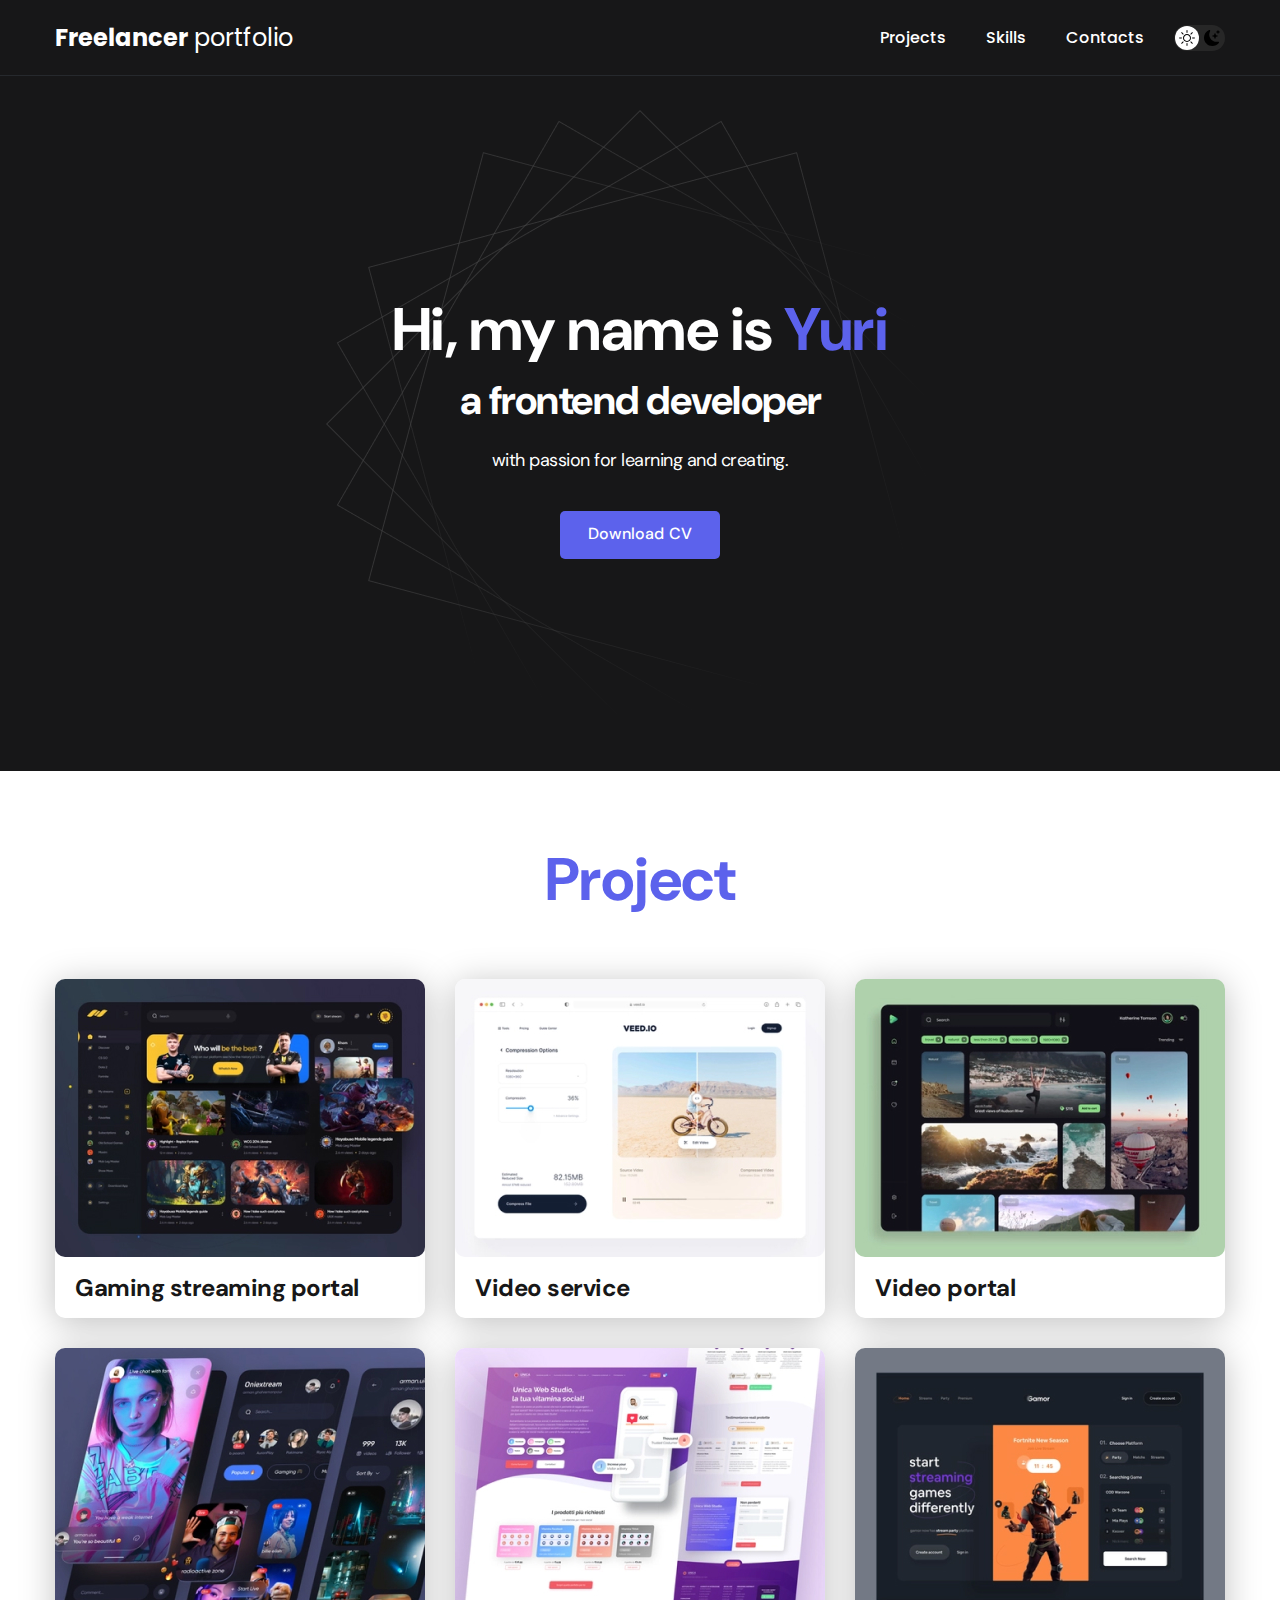
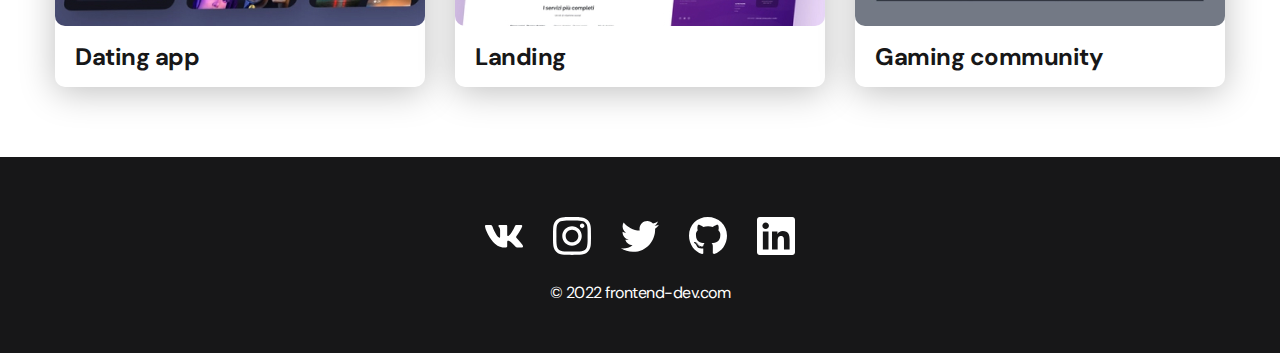
<file: index.html>
<!DOCTYPE html>
<html lang="en">
	<head>
		<meta charset="UTF-8" />
		<meta name="viewport" content="width=device-width, initial-scale=1.0" />
		<title>Freelancer portfolio</title>
		<link rel="stylesheet" href="css/main.css" />
	</head>

	<body>
		<nav class="nav">
			<div class="container">
				<div class="nav-row">
					<a href="./index.html" class="logo"
						><strong>Freelancer</strong> portfolio</a
					>

					<button class="dark-mode-btn">
						<img
							src="./img/icons/sun.svg"
							alt="Light mode"
							class="dark-mode-btn__icon"
						/>
						<img
							src="./img/icons/moon.svg"
							alt="Dark mode"
							class="dark-mode-btn__icon"
						/>
					</button>

					<ul class="nav-list">
						<li class="nav-list__item">
							<a href="./project-page.html" class="nav-list__link">Projects</a>
						</li>
						<li class="nav-list__item">
							<a href="./skills.html" class="nav-list__link">Skills</a>
						</li>
						<li class="nav-list__item">
							<a href="./contacts.html" class="nav-list__link">Contacts</a>
						</li>
					</ul>
				</div>
			</div>
		</nav>

		<header class="header">
			<div class="header__wrapper">
				<h1 class="header__title">
					<strong>Hi, my name is <em>Yuri</em></strong
					><br />
					a frontend developer
				</h1>
				<div class="header__text">
					<p>with passion for learning and creating.</p>
				</div>
				<a href="#!" class="btn">Download CV</a>
			</div>
		</header>

		<main class="section">
			<div class="container">
				<h2 class="title-1">Project</h2>
				<ul class="projects">
					<li class="project">
						<a href="./project-page.html">
							<img
								class="project-img"
								src="./img/projects/01.jpg"
								alt="Project img"
							/>
							<h3 class="project-title">Gaming streaming portal</h3>
						</a>
					</li>
					<li class="project">
						<a href="./project-page.html">
							<img
								class="project-img"
								src="./img/projects/02.jpg"
								alt="Project img"
							/>
							<h3 class="project-title">Video service</h3>
						</a>
					</li>
					<li class="project">
						<a href="./project-page.html">
							<img
								class="project-img"
								src="./img/projects/03.jpg"
								alt="Project img"
							/>
							<h3 class="project-title">Video portal</h3>
						</a>
					</li>
					<li class="project">
						<a href="./project-page.html">
							<img
								class="project-img"
								src="./img/projects/04.jpg"
								alt="Project img"
							/>
							<h3 class="project-title">Dating app</h3>
						</a>
					</li>
					<li class="project">
						<a href="./project-page.html">
							<img
								class="project-img"
								src="./img/projects/05.jpg"
								alt="Project img"
							/>
							<h3 class="project-title">Landing</h3>
						</a>
					</li>
					<li class="project">
						<a href="./project-page.html">
							<img
								class="project-img"
								src="./img/projects/06.jpg"
								alt="Project img"
							/>
							<h3 class="project-title">Gaming community</h3>
						</a>
					</li>
				</ul>
			</div>
		</main>

		<footer class="footer">
			<div class="container">
				<div class="footer__wrapper">
					<ul class="social">
						<li class="social__item">
							<a href="#!"><img src="./img/icons/vk.svg" alt="" /></a>
						</li>
						<li class="social__item">
							<a href="#!"><img src="./img/icons/instagram.svg" alt="" /></a>
						</li>
						<li class="social__item">
							<a href="#!"><img src="./img/icons/twitter.svg" alt="" /></a>
						</li>
						<li class="social__item">
							<a href="#!"><img src="./img/icons/gitHub.svg" alt="" /></a>
						</li>
						<li class="social__item">
							<a href="#!"><img src="./img/icons/linkedIn.svg" alt="" /></a>
						</li>
					</ul>
					<div class="copyright">
						<p>© 2022 frontend-dev.com</p>
					</div>
				</div>
			</div>
		</footer>

		<script src="js/main.js"></script>
	</body>
</html>
</file>
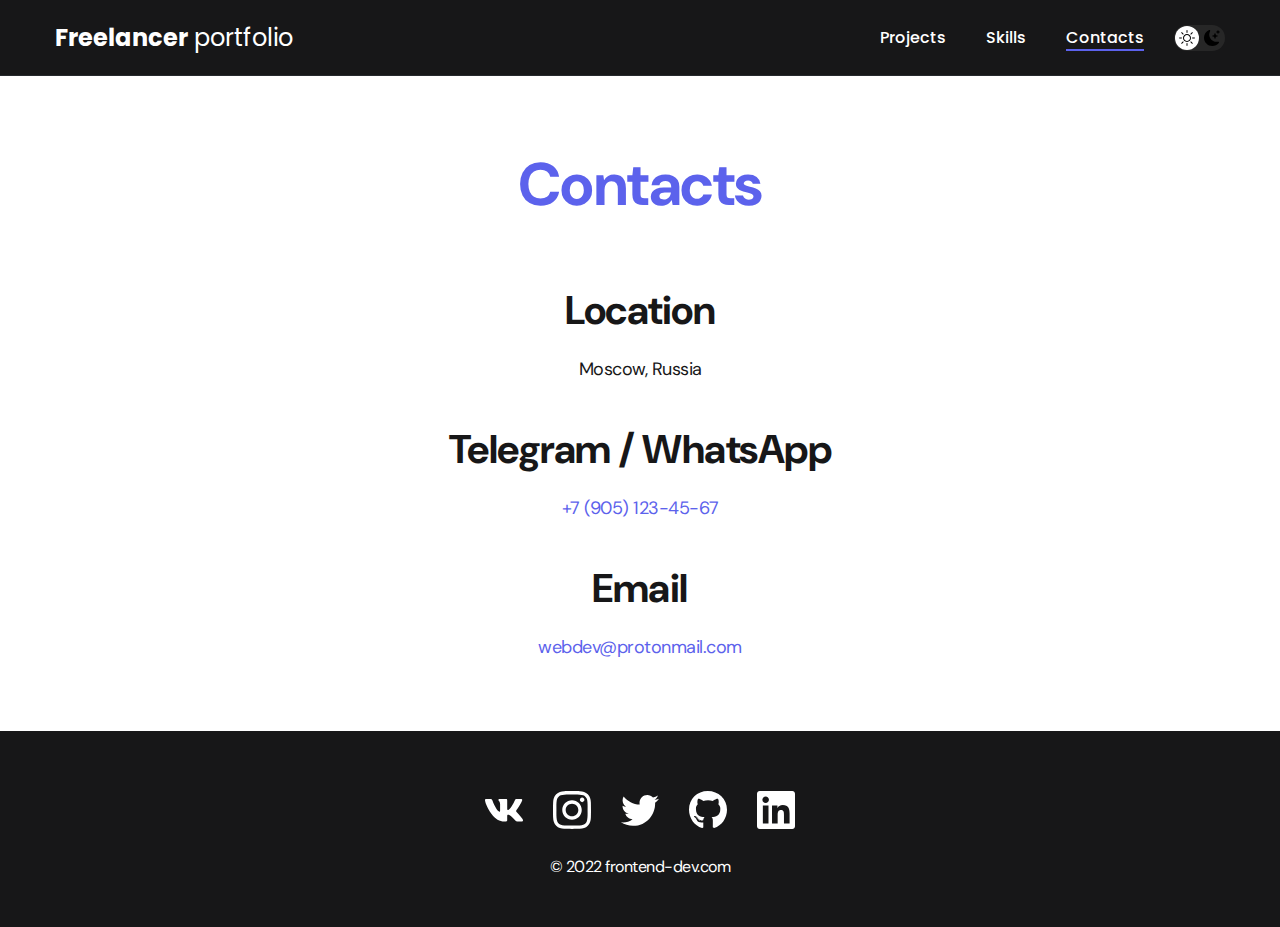
<file: contacts.html>
<!DOCTYPE html>
<html lang="en">
	<head>
		<meta charset="UTF-8" />
		<meta name="viewport" content="width=device-width, initial-scale=1.0" />
		<title>Freelancer portfolio</title>
		<link rel="stylesheet" href="css/main.css" />
	</head>

	<body>
		<nav class="nav">
			<div class="container">
				<div class="nav-row">
					<a href="./index.html" class="logo"
						><strong>Freelancer</strong> portfolio</a
					>

					<button class="dark-mode-btn">
						<img
							src="./img/icons/sun.svg"
							alt="Light mode"
							class="dark-mode-btn__icon"
						/>
						<img
							src="./img/icons/moon.svg"
							alt="Dark mode"
							class="dark-mode-btn__icon"
						/>
					</button>
					<ul class="nav-list">
						<li class="nav-list__item">
							<a href="./project-page.html" class="nav-list__link">Projects</a>
						</li>
						<li class="nav-list__item">
							<a href="./skills.html" class="nav-list__link">Skills</a>
						</li>
						<li class="nav-list__item">
							<a
								href="./contacts.html"
								class="nav-list__link nav-list__link--active"
								>Contacts</a
							>
						</li>
					</ul>
				</div>
			</div>
		</nav>

		<main class="section">
			<div class="container">
				<h1 class="title-1">Contacts</h1>
				<ul class="content-list">
					<li class="content-list__item">
						<h2 class="title-2">Location</h2>
						<p>Moscow, Russia</p>
					</li>
					<li class="content-list__item">
						<h2 class="title-2">Telegram / WhatsApp</h2>
						<p><a href="tel:79051234567">+7 (905) 123-45-67</a></p>
					</li>
					<li class="content-list__item">
						<h2 class="title-2">Email</h2>
						<p>
							<a href="mailto:webdev@protonmail.com">webdev@protonmail.com</a>
						</p>
					</li>
				</ul>
			</div>
		</main>

		<footer class="footer">
			<div class="container">
				<div class="footer__wrapper">
					<ul class="social">
						<li class="social__item">
							<a href="#!"><img src="./img/icons/vk.svg" alt="" /></a>
						</li>
						<li class="social__item">
							<a href="#!"><img src="./img/icons/instagram.svg" alt="" /></a>
						</li>
						<li class="social__item">
							<a href="#!"><img src="./img/icons/twitter.svg" alt="" /></a>
						</li>
						<li class="social__item">
							<a href="#!"><img src="./img/icons/gitHub.svg" alt="" /></a>
						</li>
						<li class="social__item">
							<a href="#!"><img src="./img/icons/linkedIn.svg" alt="" /></a>
						</li>
					</ul>
					<div class="copyright">
						<p>© 2022 frontend-dev.com</p>
					</div>
				</div>
			</div>
		</footer>
		<script src="js/main.js"></script>
	</body>
</html>
</file>
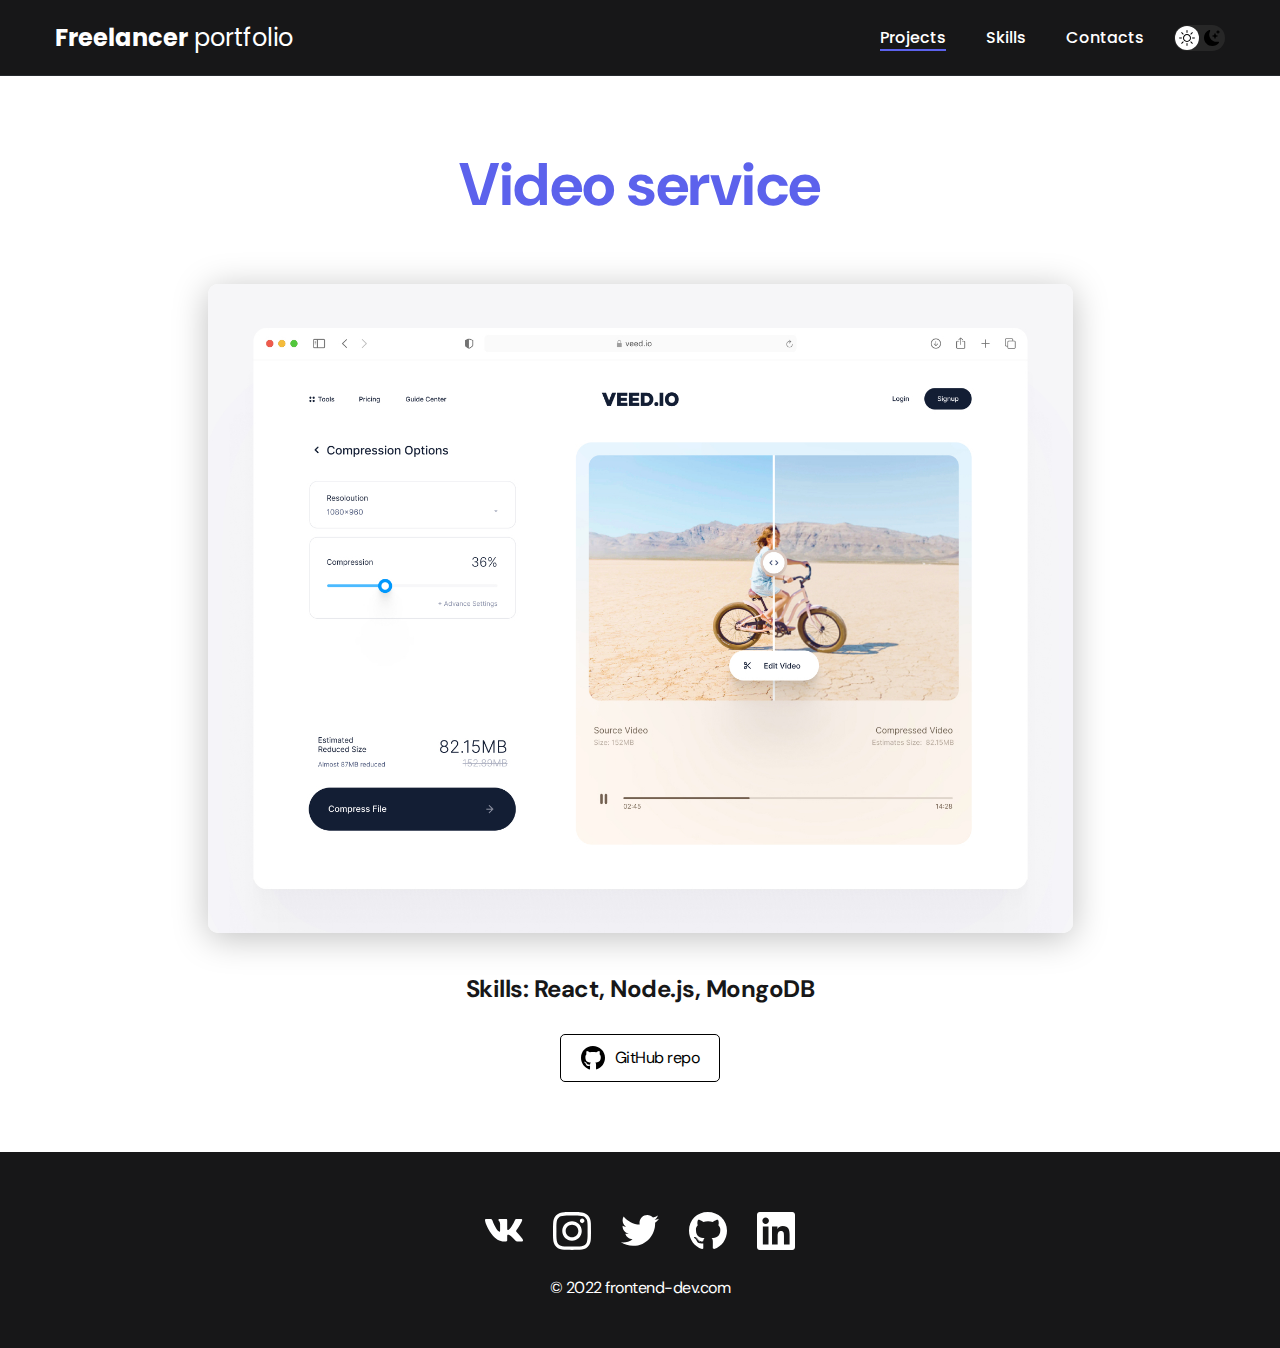
<file: project-page.html>
<!DOCTYPE html>
<html lang="en">
	<head>
		<meta charset="UTF-8" />
		<meta name="viewport" content="width=device-width, initial-scale=1.0" />
		<title>Freelancer portfolio</title>
		<link rel="stylesheet" href="css/main.css" />
	</head>

	<body>
		<nav class="nav">
			<div class="container">
				<div class="nav-row">
					<a href="./index.html" class="logo"
						><strong>Freelancer</strong> portfolio</a
					>

					<button class="dark-mode-btn">
						<img
							src="./img/icons/sun.svg"
							alt="Light mode"
							class="dark-mode-btn__icon"
						/>
						<img
							src="./img/icons/moon.svg"
							alt="Dark mode"
							class="dark-mode-btn__icon"
						/>
					</button>
					<ul class="nav-list">
						<li class="nav-list__item">
							<a
								href="./project-page.html"
								class="nav-list__link nav-list__link--active"
								>Projects</a
							>
						</li>
						<li class="nav-list__item">
							<a href="./skills.html" class="nav-list__link">Skills</a>
						</li>
						<li class="nav-list__item">
							<a href="./contacts.html" class="nav-list__link">Contacts</a>
						</li>
					</ul>
				</div>
			</div>
		</nav>

		<main class="section">
			<div class="container">
				<div class="project-details">
					<h1 class="title-1">Video service</h1>
					<img
						src="./img/projects/02-big.jpg"
						alt=""
						class="project-details__cover"
					/>
					<div class="project-details__desc">
						<p>Skills: React, Node.js, MongoDB</p>
					</div>
					<a href="#!" class="btn-outline">
						<img src="./img/icons/gitHub-black.svg" alt="" />
						GitHub repo
					</a>
				</div>
			</div>
		</main>

		<footer class="footer">
			<div class="container">
				<div class="footer__wrapper">
					<ul class="social">
						<li class="social__item">
							<a href="#!"><img src="./img/icons/vk.svg" alt="" /></a>
						</li>
						<li class="social__item">
							<a href="#!"><img src="./img/icons/instagram.svg" alt="" /></a>
						</li>
						<li class="social__item">
							<a href="#!"><img src="./img/icons/twitter.svg" alt="" /></a>
						</li>
						<li class="social__item">
							<a href="#!"><img src="./img/icons/gitHub.svg" alt="" /></a>
						</li>
						<li class="social__item">
							<a href="#!"><img src="./img/icons/linkedIn.svg" alt="" /></a>
						</li>
					</ul>
					<div class="copyright">
						<p>© 2022 frontend-dev.com</p>
					</div>
				</div>
			</div>
		</footer>
		<script src="js/main.js"></script>
	</body>
</html>
</file>
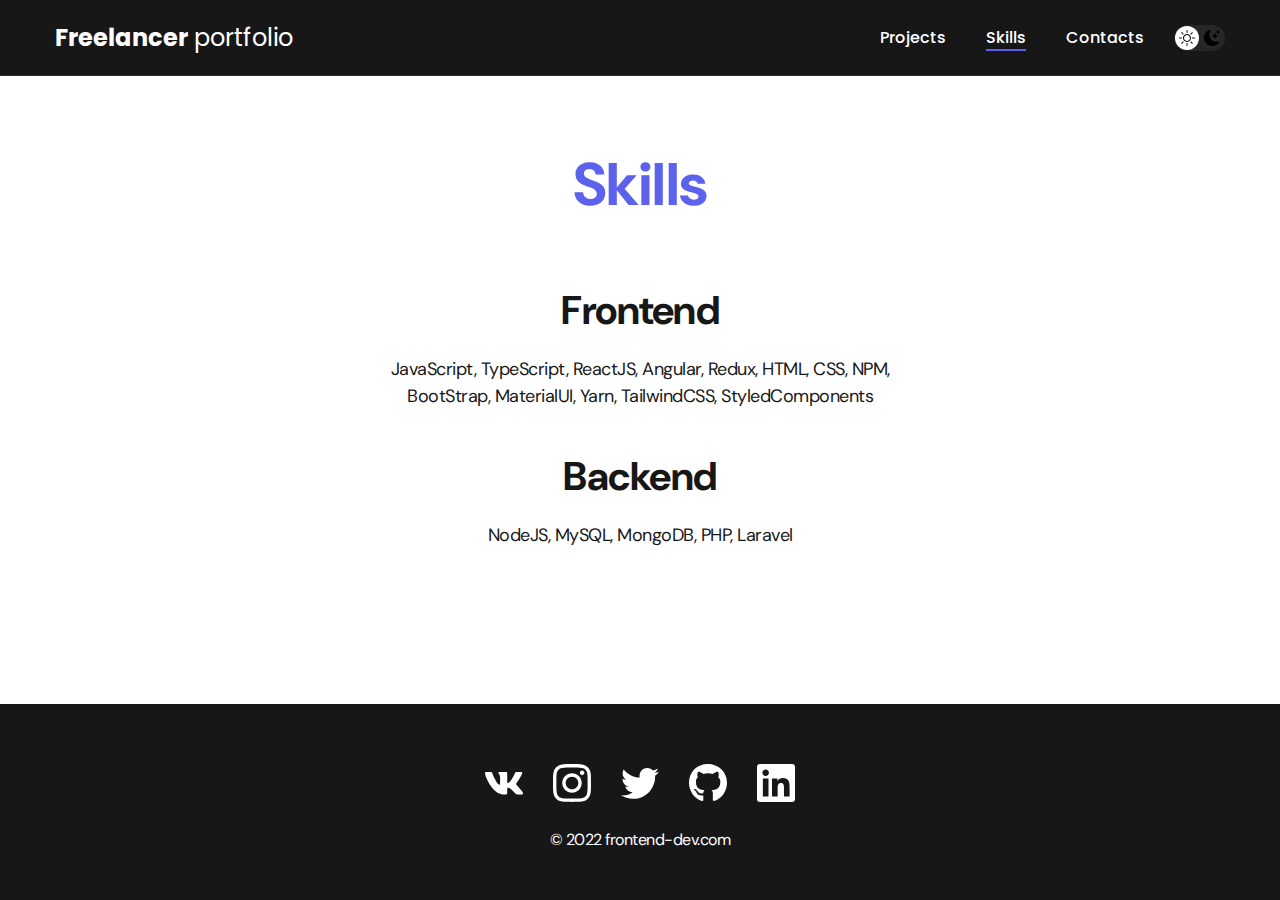
<file: skills.html>
<!DOCTYPE html>
<html lang="en">
	<head>
		<meta charset="UTF-8" />
		<meta name="viewport" content="width=device-width, initial-scale=1.0" />
		<title>Freelancer portfolio</title>
		<link rel="stylesheet" href="css/main.css" />
	</head>

	<body>
		<nav class="nav">
			<div class="container">
				<div class="nav-row">
					<a href="./index.html" class="logo"
						><strong>Freelancer</strong> portfolio</a
					>

					<button class="dark-mode-btn">
						<img
							src="./img/icons/sun.svg"
							alt="Light mode"
							class="dark-mode-btn__icon"
						/>
						<img
							src="./img/icons/moon.svg"
							alt="Dark mode"
							class="dark-mode-btn__icon"
						/>
					</button>
					<ul class="nav-list">
						<li class="nav-list__item">
							<a href="./project-page.html" class="nav-list__link">Projects</a>
						</li>
						<li class="nav-list__item">
							<a
								href="./skills.html"
								class="nav-list__link nav-list__link--active"
								>Skills</a
							>
						</li>
						<li class="nav-list__item">
							<a href="./contacts.html" class="nav-list__link">Contacts</a>
						</li>
					</ul>
				</div>
			</div>
		</nav>

		<main class="section">
			<div class="container">
				<h1 class="title-1">Skills</h1>
				<ul class="content-list">
					<li class="content-list__item">
						<h2 class="title-2">Frontend</h2>
						<p>
							JavaScript, TypeScript, ReactJS, Angular, Redux, HTML, CSS, NPM,
							BootStrap, MaterialUI, Yarn, TailwindCSS, StyledComponents
						</p>
					</li>
					<li class="content-list__item">
						<h2 class="title-2">Backend</h2>
						<p>NodeJS, MySQL, MongoDB, PHP, Laravel</p>
					</li>
				</ul>
			</div>
		</main>

		<footer class="footer">
			<div class="container">
				<div class="footer__wrapper">
					<ul class="social">
						<li class="social__item">
							<a href="#!"><img src="./img/icons/vk.svg" alt="" /></a>
						</li>
						<li class="social__item">
							<a href="#!"><img src="./img/icons/instagram.svg" alt="" /></a>
						</li>
						<li class="social__item">
							<a href="#!"><img src="./img/icons/twitter.svg" alt="" /></a>
						</li>
						<li class="social__item">
							<a href="#!"><img src="./img/icons/gitHub.svg" alt="" /></a>
						</li>
						<li class="social__item">
							<a href="#!"><img src="./img/icons/linkedIn.svg" alt="" /></a>
						</li>
					</ul>
					<div class="copyright">
						<p>© 2022 frontend-dev.com</p>
					</div>
				</div>
			</div>
		</footer>
		<script src="js/main.js"></script>
	</body>
</html>
</file>
<file: css/main.css>
@import './reset.css';
@import url('https://fonts.googleapis.com/css2?family=DM+Sans:opsz,wght@9..40,400;9..40,500;9..40,700&family=Poppins:wght@400;500;700&display=swap');

/* font-family: 'DM Sans', sans-serif;
font-family: 'Poppins', sans-serif; */

:root {
	--blackpure: #000;
	--black: #171718;
	--black-border: #26292d;
	--white: #fff;
	--purple: #5c62ec;
	--text-color: var(--black);
	--dark-bg: var(--black);
	--dark-border: var(--black-border);
	--header-text: var(--white);
	--accent: var(--purple);

	/* Light mode */
	--page-bg: var(--white);
	--text-color: var(--black);
	--title-1: var(--accent);

	--project-card-bg: var(--white);
	--project-card-text: var(--black);
	--box-shadow: 0px 5px 35px 0px rgba(0, 0, 0, 0.25);
}

.dark {
	/* Dark mode */
	--page-bg: #252526;
	--text-color: var(--white);
	--title-1: var(--white);
	--project-card-bg: var(--black);
	--project-card-text: var(--white);
	--box-shadow: 0px 5px 35px 0px rgba(0, 0, 0, 0.8);
}

html,
body {
	font-family: 'DM Sans', sans-serif;
	letter-spacing: -0.5px;
	min-height: 100vh;
	display: flex;
	flex-direction: column;
	/* Light mode */
	background-color: var(--page-bg);
	color: var(--text-color);
}

/* General */

.container {
	margin: 0 auto;
	padding: 0 15px;
	max-width: 1200px;
}
.none {
	display: none !important;
}

.section {
	padding: 70px 0;
}
.title-1 {
	margin-bottom: 60px;
	font-size: 60px;
	font-weight: 700;
	line-height: 1.3;
	color: var(--title-1);

	text-align: center;
}
.title-2 {
	font-size: 40px;
	font-weight: 700;
	line-height: 1.3;
	margin-bottom: 20px;
}

/* Nav */

.nav {
	padding: 20px 0;
	border-bottom: 1px solid var(--dark-border);
	background-color: var(--dark-bg);
	letter-spacing: normal;
	color: var(--header-text);
}

.nav-row {
	display: flex;
	justify-content: flex-end;
	column-gap: 30px;
	row-gap: 20px;
	flex-wrap: wrap;
	align-items: center;
}

.logo {
	margin-right: auto;
	color: var(--header-text);
	font-size: 24px;
	font-family: 'Poppins', sans-serif;
}

.nav-list {
	display: flex;
	flex-wrap: wrap;
	row-gap: 10px;
	align-items: center;
	column-gap: 40px;
	font-size: 16px;
	font-weight: 500;
	font-family: 'Poppins', sans-serif;
}
.nav-list__link {
	color: var(--header-text);
	transition: opacity 0.2s ease-in;
}
.nav-list__link:hover {
	opacity: 0.8;
}

.nav-list__link--active {
	position: relative;
}
.nav-list__link--active::before {
	content: '';
	position: absolute;
	left: 0;
	top: 100%;
	display: block;
	height: 2px;
	width: 100%;
	background-color: var(--accent);
}

/* Dar mode btn */
.dark-mode-btn {
	order: 9;
	position: relative;
	display: flex;
	justify-content: space-between;
	width: 51px;
	height: 26px;
	padding: 5px;
	border-radius: 50px;
	background-color: #272727;
}

.dark-mode-btn::before {
	content: '';
	position: absolute;
	top: 1px;
	left: 1px;
	display: block;
	width: 24px;
	height: 24px;
	border-radius: 50%;
	background-color: var(--white);

	transition: left 0.2s ease-in;
}
.dark-mode-btn--active::before {
	left: 26px;
}
.dark-mode-btn__icon {
	position: relative;
	z-index: 9;
}

/* Header */

.header {
	padding: 40px 0;
	min-height: 695px;
	background-color: var(--dark-bg);
	background-image: url('./../img/header-bg.png');
	background-repeat: no-repeat;
	background-size: auto;
	background-position: center center;
	color: var(--header-text);

	display: flex;
	justify-content: center;
	align-items: center;
	text-align: center;
}
.header__wrapper {
	padding: 0 15px;
	max-width: 660px;
}

.header__title {
	margin-bottom: 20px;
	font-size: 40px;
	font-weight: 700;
	line-height: 1.4;
}
.header__title strong {
	font-size: 60px;
	font-weight: 700;
}
.header__title em {
	font-style: normal;
	color: var(--accent);
}
.header__text {
	margin-bottom: 40px;
	font-size: 18px;
	line-height: 1.333;
}

.header__text p + p {
	margin-top: 0.5em;
}

.btn {
	display: inline-block;
	padding: 12px 28px;
	height: 48px;
	border-radius: 5px;
	background-color: var(--accent);
	font-weight: 500;
	font-size: 16px;
	color: var(--white);
	letter-spacing: 0.15px;

	transition: opacity 0.2s ease-in;
}
.btn:hover {
	opacity: 0.8;
}
.btn:active {
	position: relative;
	top: 1px;
}
/* Btn outline */

.btn-outline {
	height: 48px;
	padding: 12px 20px;
	border-radius: 5px;
	border: 1px solid var(--blackpure);
	color: var(--blackpure);
	background-color: var(--white);
	transition: opacity 0.2s ease-in;

	display: flex;
	column-gap: 10px;
	align-items: center;
}
.btn-outline:hover {
	opacity: 0.8;
}
.btn-outline:active {
	position: relative;
	top: 1px;
}

/* Projects */
.projects {
	display: flex;
	flex-wrap: wrap;
	justify-content: center;
	column-gap: 30px;
	row-gap: 30px;
}

.project {
	max-width: 370px;
	background-color: var(--project-card-bg);
	box-shadow: var(--box-shadow);
	border-radius: 10px;
}
.project img {
	border-radius: 10px;
}
.project-title {
	padding: 15px 20px 15px;
	font-size: 24px;
	font-weight: 700;
	line-height: 1.3;

	color: var(--project-card-text);
}
/* Project-Details */

.project-details {
	margin: 0 auto;
	max-width: 865px;

	display: flex;
	flex-direction: column;
	align-items: center;
	text-align: center;
}

.project-details__cover {
	max-width: 100%;
	margin-bottom: 40px;

	border-radius: 10px;
	box-shadow: 0px 5px 35px 0px rgba(0, 0, 0, 0.25);
}

.project-details__desc {
	font-size: 24px;
	font-weight: 700;
	line-height: 1.3;
	margin-bottom: 30px;
}

/* Content list */

.content-list {
	margin: 0 auto;
	max-width: 570px;
	display: flex;
	flex-direction: column;
	align-items: center;
	row-gap: 40px;
	text-align: center;
}
.content-list a {
	color: var(--accent);
}
.content-list__item {
	font-size: 18px;
	line-height: 1.5;
}

.content-list__item p + p {
	margin-top: 0.5em;
}
/* Footer */

.footer {
	margin-top: auto;
	padding: 60px 0 50px;
	background-color: var(--dark-bg);
	color: var(--header-text);
}
.footer__wrapper {
	display: flex;
	flex-direction: column;
	align-items: center;
	row-gap: 27px;
}
.social {
	display: flex;
	column-gap: 30px;
	align-items: center;
}
.copyright {
	font-size: 16px;
}
.copyright p + p {
	margin-top: 0.5em;
}

@media (max-width: 620px) {
	/* Header */
	.header {
		min-height: unset;
	}
	.header__title {
		font-size: 30px;
	}
	.header__title strong {
		font-size: 40px;
	}

	/* Nav */
	.nav-row {
		justify-content: space-between;
	}
	.dark-mode-btn {
		order: 0;
	}

	/* General */
	.section {
		padding: 40px 0;
	}
	.title-1 {
		margin-bottom: 30px;
		font-size: 40px;
	}
	.title-2 {
		margin-bottom: 10px;
		font-size: 30px;
	}
	/* Projects */
	.project-title {
		font-size: 22px;
	}
	/* Project page */
	.project-details__desc {
		font-size: 22px;
		margin-bottom: 20px;
	}
	/* Footer */
	.footer {
		padding: 40px 0 30px;
	}
	.footer__wrapper {
		row-gap: 20px;
	}
	/* Social */
	.social {
		column-gap: 20px;
	}
	.social__item {
		width: 28px;
	}
	/* Content */
	.content-list {
		row-gap: 20px;
	}
	.content-list__item {
		font-size: 16px;
	}
}
</file>
